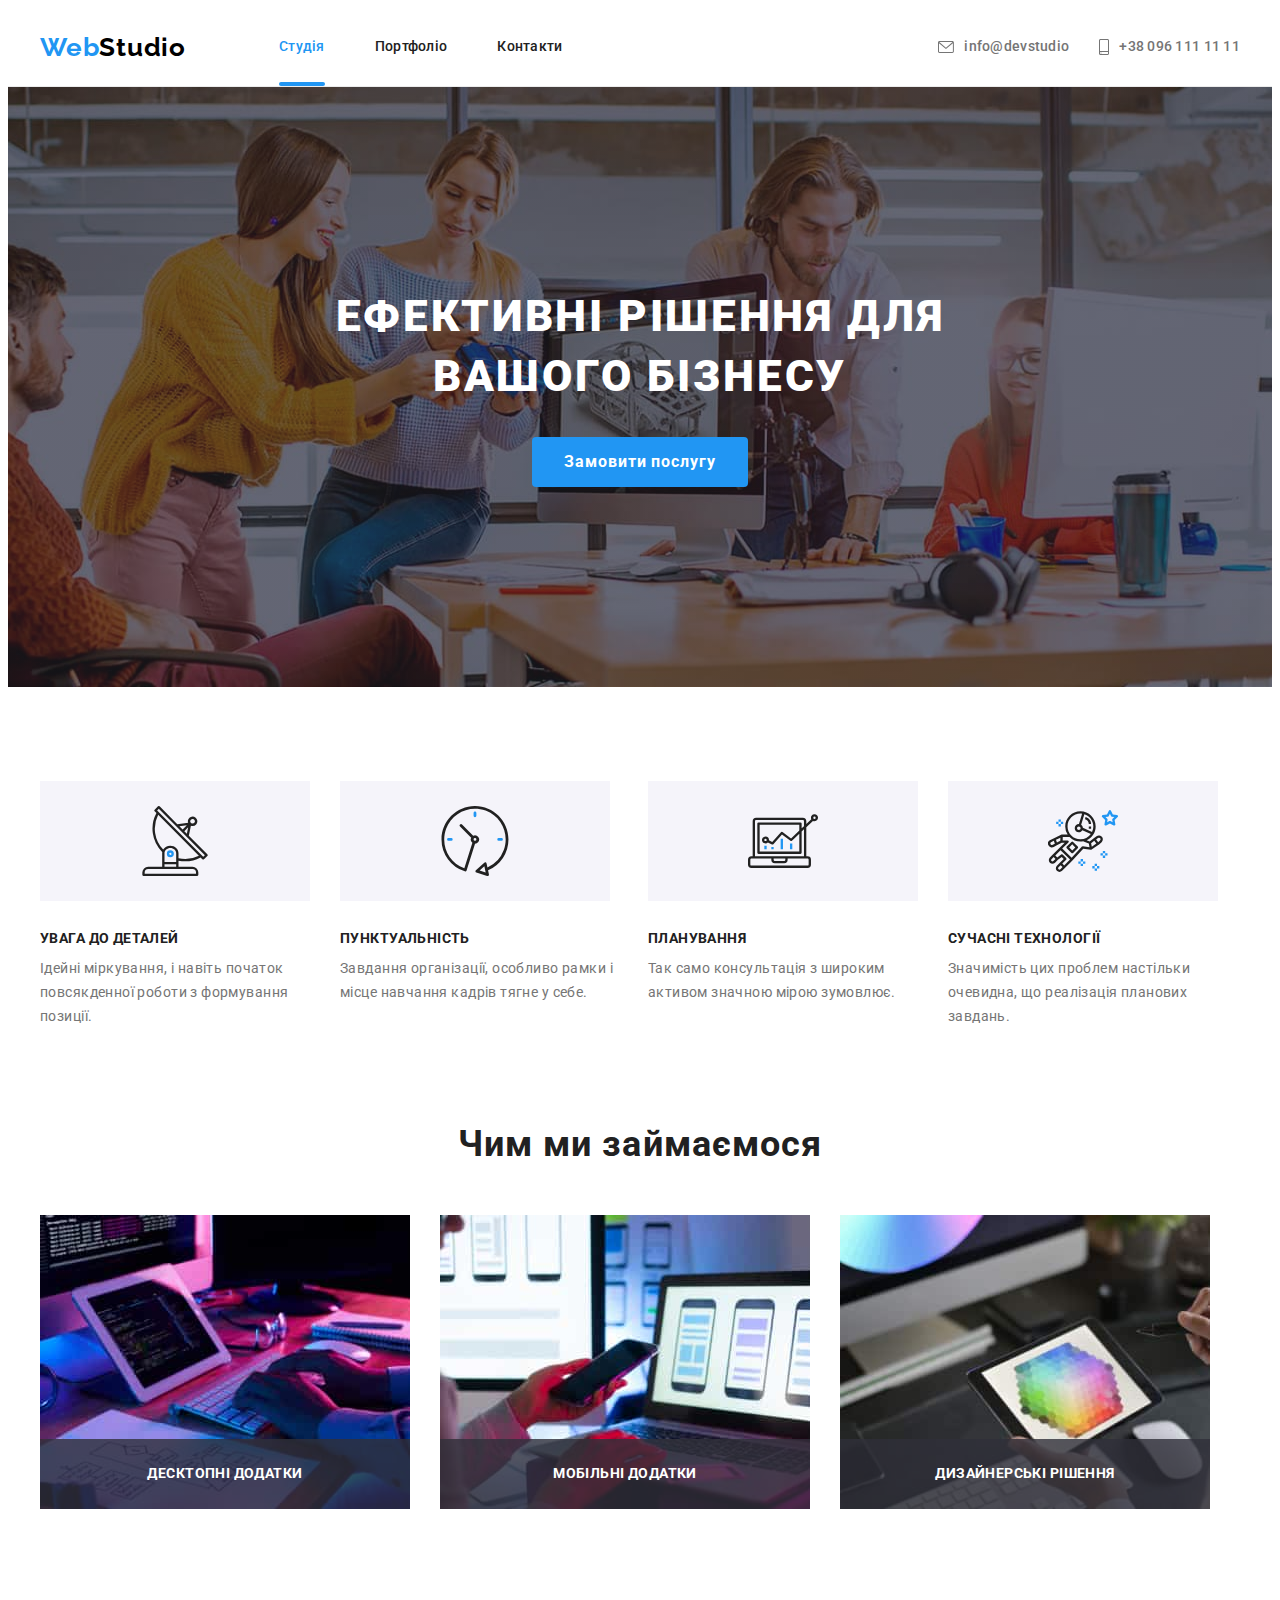
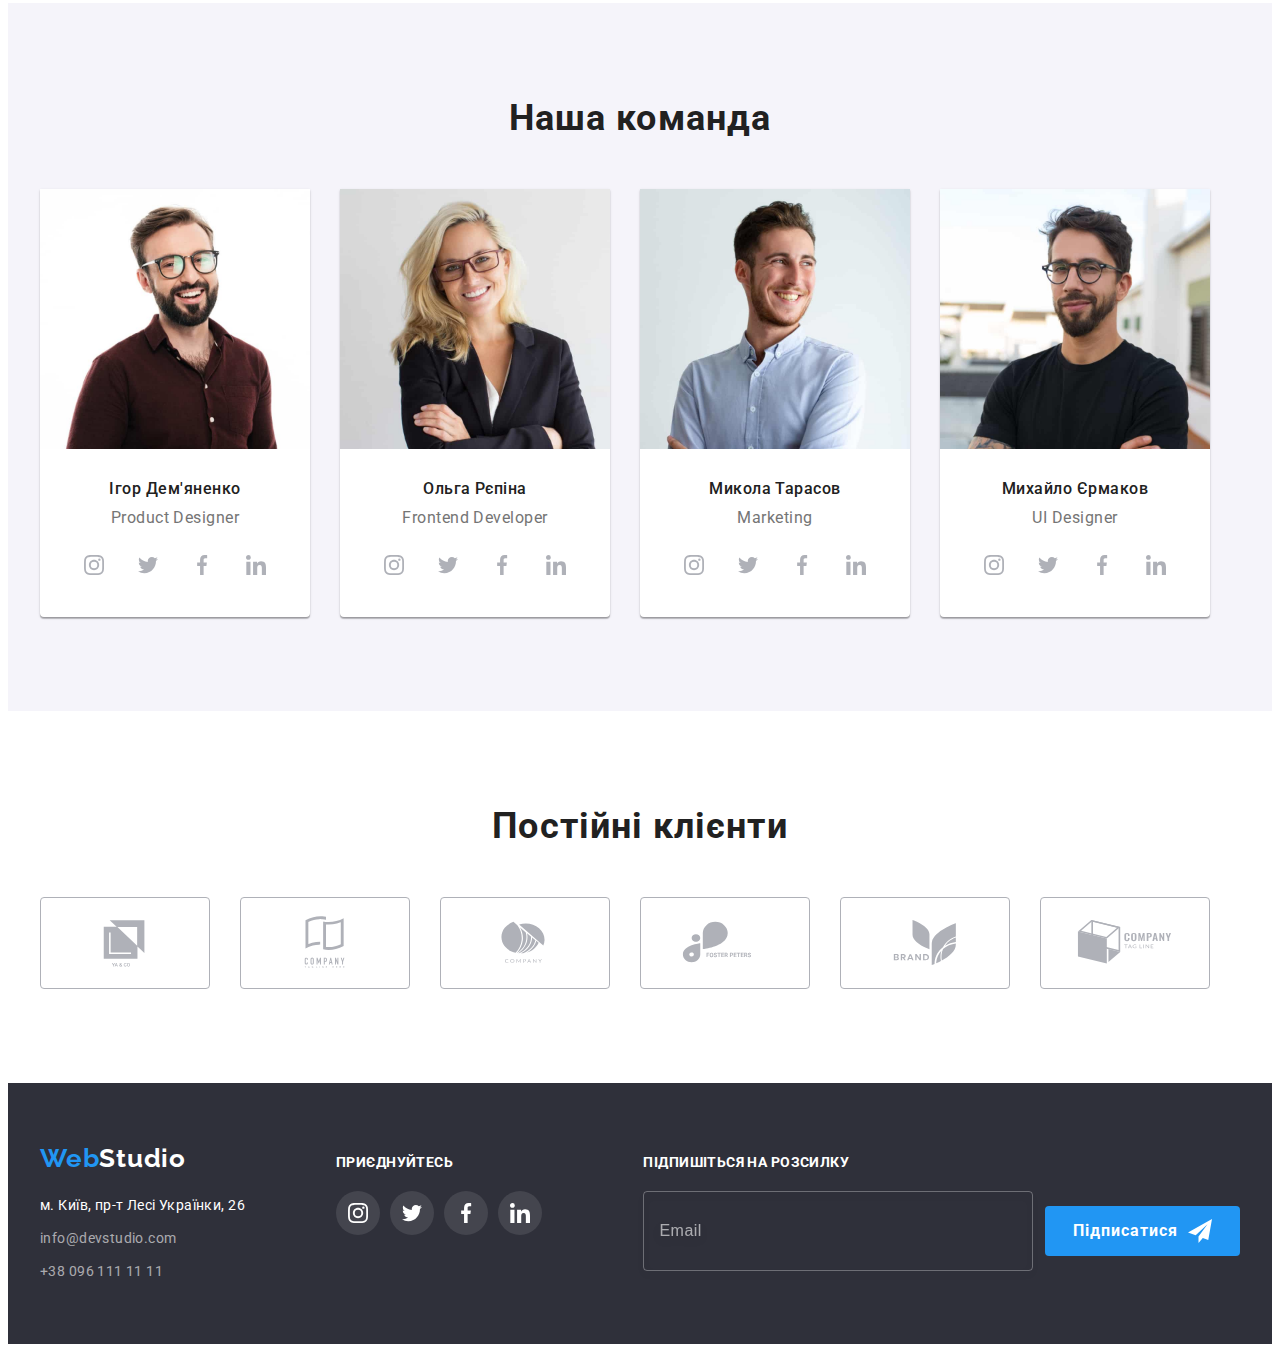
<file: index.html>
<!DOCTYPE html>
<html lang="uk">
  <head>
    <meta charset="utf-8" />
    <meta http-equiv="x-ua-Compatible" content="ie=edge" />
    <meta name="viewport" content="width=device-width, initial-scale=1.0" />
    <title>Студія</title>
    <link rel="preconnect" href="https://fonts.googleapis.com" />
    <link rel="preconnect" href="https://fonts.gstatic.com" crossorigin />
    <link
      href="https://fonts.googleapis.com/css2?family=Raleway:wght@700&family=Roboto:wght@400;500;700;900&display=swap"
      rel="stylesheet"
    />
    <link
      rel="stylesheet"
      href="https://cdnjs.cloudflare.com/ajax/libs/modern-normalize/1.1.0/modern-normalize.min.css"
      integrity="sha512-wpPYUAdjBVSE4KJnH1VR1HeZfpl1ub8YT/NKx4PuQ5NmX2tKuGu6U/JRp5y+Y8XG2tV+wKQpNHVUX03MfMFn9Q=="
      crossorigin="anonymous"
      referrerpolicy="no-referrer"
    />
    <link rel="stylesheet" href="./css/main.min.css" />
  </head>

  <body>
    <!-- Шапка -->
    <header class="header">
      <div class="container header__container">
        <a href="./index.html" class="logo"><span class="logo--accent">Web</span>Studio</a>

        <nav class="navigation">
          <ul class="navigation__list list">
            <li class="navigation__item">
              <a href="/" class="navigation__link navigation__link--current">Студія</a>
            </li>
            <li class="navigation__item">
              <a href="./portfolio.html" class="navigation__link">Портфоліо</a>
            </li>
            <li class="navigation__item"><a href="" class="navigation__link">Контакти</a></li>
          </ul>
        </nav>
        <ul class="contact__list list">
          <li class="contact__item">
            <a
              href="mailto:info@devstudio.com"
              class="contact__link link"
              aria-label="Пошта іконка"
            >
              <svg width="16" height="12" class="contact__icon">
                <use href="./images/icons.svg#envelope"></use>
              </svg>
              info@devstudio
            </a>
          </li>
          <li class="contact__item">
            <a href="tel:+380961111111" class="contact__link link" aria-label="Телефон іконка">
              <svg width="10" height="16" class="contact__icon">
                <use href="./images/icons.svg#smartphone"></use>
              </svg>
              +38 096 111 11 11
            </a>
          </li>
        </ul>
      </div>
    </header>

    <!-- Основна частина -->
    <main>
      <!-- Hero -->
      <section class="hero">
        <div class="container hero__container">
          <h1 class="hero__heading">Ефективні рішення для<br />вашого бізнесу</h1>
          <button
            type="button"
            class="hero__btn btn--blue"
            aria-label="Замовити послугу"
            data-modal-open
          >
            Замовити послугу
          </button>
        </div>
      </section>

      <!-- Особливості -->
      <section class="features section">
        <div class="container features__container">
          <h2 class="visually-hidden features__heading">Особливості</h2>
          <ul class="features__list list">
            <li class="features__item">
              <div class="features__thumb">
                <svg width="70" height="70" class="features__icon">
                  <use href="./images/icons.svg#antenna"></use>
                </svg>
              </div>
              <h3 class="features__title">УВАГА ДО ДЕТАЛЕЙ</h3>
              <p class="features__text">
                Ідейні міркування, і навіть початок повсякденної роботи з формування позиції.
              </p>
            </li>
            <li class="featurs__item">
              <div class="features__thumb">
                <svg width="70" height="70" class="features__icon">
                  <use href="./images/icons.svg#clock"></use>
                </svg>
              </div>
              <h3 class="features__title">ПУНКТУАЛЬНІСТЬ</h3>
              <p class="features__text">
                Завдання організації, особливо рамки і місце навчання кадрів тягне у себе.
              </p>
            </li>
            <li class="features-item">
              <div class="features__thumb">
                <svg width="70" height="70" class="features__icon">
                  <use href="./images/icons.svg#diagram"></use>
                </svg>
              </div>
              <h3 class="features__title">ПЛАНУВАННЯ</h3>
              <p class="features__text">
                Так само консультація з широким активом значною мірою зумовлює.
              </p>
            </li>
            <li class="features-item">
              <div class="features__thumb">
                <svg width="70" height="70" class="feature__icon">
                  <use href="./images/icons.svg#astronaut"></use>
                </svg>
              </div>
              <h3 class="features__title">СУЧАСНІ ТЕХНОЛОГІЇ</h3>
              <p class="features__text">
                Значимість цих проблем настільки очевидна, що реалізація планових завдань.
              </p>
            </li>
          </ul>
        </div>
      </section>

      <!-- Чим ми займаємося -->
      <section class="occupation occupation--no-padding section">
        <div class="container occupation__container">
          <h2 class="occupation__heading">Чим ми займаємося</h2>
          <ul class="occupation__list list">
            <li class="occupation__item">
              <div class="occupation__thumb">
                <img
                  src="./images/programming.jpg"
                  alt="Програмування"
                  width="370"
                  height="294"
                  class="occupation__img"
                />
                <h3 class="occupation__title">Десктопні додатки</h3>
              </div>
            </li>
            <li class="occupation__item">
              <div class="occupation__thumb">
                <img
                  src="./images/marketing.jpg"
                  alt="Маркетинг"
                  width="370"
                  height="294"
                  class="occupation__img"
                />
                <h3 class="occupation__title">Мобільні додатки</h3>
              </div>
            </li>
            <li class="occupation__item">
              <div class="occupation__thumb">
                <img
                  src="./images/web_design.jpg"
                  alt="Веб-дизайн"
                  width="370"
                  height="294"
                  class="occupation__img"
                />
                <h3 class="occupation__title">Дизайнерські рішення</h3>
              </div>
            </li>
          </ul>
        </div>
      </section>

      <!-- Наша команда -->
      <section class="team section">
        <div class="container team__container">
          <h2 class="team__heading">Наша команда</h2>
          <ul class="team__list list">
            <li class="team__item">
              <img src="./images/team_1.jpg" alt="Ігор Дем'яненко" width="270" height="260" />
              <div class="team__content">
                <h3 class="team__title">Ігор Дем'яненко</h3>
                <p class="team__text">Product Designer</p>
                <ul class="team__social-list list">
                  <li class="team__social-item">
                    <a href="" aria-label="Instagram" class="team__social-link">
                      <svg width="20" height="20" class="team__social-icon">
                        <use href="./images/icons.svg#instagram"></use>
                      </svg>
                    </a>
                  </li>
                  <li class="team__social-item">
                    <a href="" aria-label="Twitter" class="team__social-link"
                      ><svg width="20" height="20" class="team__social-icon">
                        <use href="./images/icons.svg#twitter"></use>
                      </svg>
                    </a>
                  </li>
                  <li class="team__social-item">
                    <a href="" aria-label="Facebook" class="team__social-link"
                      ><svg width="20" height="20" class="team__social-icon">
                        <use href="./images/icons.svg#facebook"></use>
                      </svg>
                    </a>
                  </li>
                  <li class="team__social-item">
                    <a href="" aria-label="Linkedin" class="team__social-link"
                      ><svg width="20" height="20" class="team__social-icon">
                        <use href="./images/icons.svg#linkedin"></use>
                      </svg>
                    </a>
                  </li>
                </ul>
              </div>
            </li>
            <li class="team__item">
              <img src="./images/team_2.jpg" alt="Ольга Рєпіна" width="270" height="260" />
              <div class="team__content">
                <h3 class="team__title">Ольга Рєпіна</h3>
                <p class="team__text" lang="en">Frontend Developer</p>
                <ul class="team__social-list list">
                  <li class="team__social-item">
                    <a href="" aria-label="Instagram" class="team__social-link">
                      <svg width="20" height="20" class="team__social-icon">
                        <use href="./images/icons.svg#instagram"></use>
                      </svg>
                    </a>
                  </li>
                  <li class="team__social-item">
                    <a href="" aria-label="Twitter" class="team__social-link"
                      ><svg width="20" height="20" class="team__social-icon">
                        <use href="./images/icons.svg#twitter"></use>
                      </svg>
                    </a>
                  </li>
                  <li class="team__social-item">
                    <a href="" aria-label="Facebook" class="team__social-link"
                      ><svg width="20" height="20" class="team__social-icon">
                        <use href="./images/icons.svg#facebook"></use>
                      </svg>
                    </a>
                  </li>
                  <li class="team__social-item">
                    <a href="" aria-label="Linkedin" class="team__social-link"
                      ><svg width="20" height="20" class="team__social-icon">
                        <use href="./images/icons.svg#linkedin"></use>
                      </svg>
                    </a>
                  </li>
                </ul>
              </div>
            </li>
            <li class="team__item">
              <img src="./images/team_3.jpg" alt="Микола Тарасов" width="270" height="260" />
              <div class="team__content">
                <h3 class="team__title">Микола Тарасов</h3>
                <p class="team__text" lang="en">Marketing</p>
                <ul class="team__social-list list">
                  <li class="team__social-item">
                    <a href="" aria-label="Instagram" class="team__social-link">
                      <svg width="20" height="20" class="team__social-icon">
                        <use href="./images/icons.svg#instagram"></use>
                      </svg>
                    </a>
                  </li>
                  <li class="team__social-item">
                    <a href="" aria-label="Twitter" class="team__social-link"
                      ><svg width="20" height="20" class="team__social-icon">
                        <use href="./images/icons.svg#twitter"></use>
                      </svg>
                    </a>
                  </li>
                  <li class="team__social-item">
                    <a href="" aria-label="Facebook" class="team__social-link"
                      ><svg width="20" height="20" class="team__social-icon">
                        <use href="./images/icons.svg#facebook"></use>
                      </svg>
                    </a>
                  </li>
                  <li class="team__social-item">
                    <a href="" aria-label="Linkedin" class="team__social-link"
                      ><svg width="20" height="20" class="team__social-icon">
                        <use href="./images/icons.svg#linkedin"></use>
                      </svg>
                    </a>
                  </li>
                </ul>
              </div>
            </li>
            <li class="team__item">
              <img src="./images/team_4.jpg" alt="Михайло Єрмаков" width="270" height="260" />
              <div class="team__content">
                <h3 class="team__title">Михайло Єрмаков</h3>
                <p class="team__text" lang="en">UI Designer</p>
                <ul class="team__social-list list">
                  <li class="team__social-item">
                    <a href="" aria-label="Instagram" class="team__social-link">
                      <svg width="20" height="20" class="team__social-icon">
                        <use href="./images/icons.svg#instagram"></use>
                      </svg>
                    </a>
                  </li>
                  <li class="team__social-item">
                    <a href="" aria-label="Twitter" class="team__social-link"
                      ><svg width="20" height="20" class="team__social-icon">
                        <use href="./images/icons.svg#twitter"></use>
                      </svg>
                    </a>
                  </li>
                  <li class="team__social-item">
                    <a href="" aria-label="Facebook" class="team__social-link"
                      ><svg width="20" height="20" class="team__social-icon">
                        <use href="./images/icons.svg#facebook"></use>
                      </svg>
                    </a>
                  </li>
                  <li class="team__social-item">
                    <a href="" aria-label="Linkedin" class="team__social-link"
                      ><svg width="20" height="20" class="team__social-icon">
                        <use href="./images/icons.svg#linkedin"></use>
                      </svg>
                    </a>
                  </li>
                </ul>
              </div>
            </li>
          </ul>
        </div>
      </section>

      <!-- Постійні клієнти -->

      <section class="section clients">
        <div class="container clients__container">
          <h2 class="clients__heading">Постійні клієнти</h2>
          <ul class="list clients__list">
            <li class="clients__item">
              <a href="" aria-label="Логотип компанії іконка" class="clients__link">
                <svg width="106" height="60" class="clients__icon">
                  <use href="./images/icons.svg#logo_1"></use>
                </svg>
              </a>
            </li>
            <li class="clients__item">
              <a href="" aria-label="Логотип компанії іконка" class="clients__link">
                <svg width="106" height="60" class="clients__icon">
                  <use href="./images/icons.svg#logo_2"></use>
                </svg>
              </a>
            </li>
            <li class="clients__item">
              <a href="" aria-label="Логотип компанії іконка" class="clients__link">
                <svg width="106" height="60" class="clients__icon">
                  <use href="./images/icons.svg#logo_3"></use>
                </svg>
              </a>
            </li>
            <li class="clients__item">
              <a href="" aria-label="Логотип компанії іконка" class="clients__link">
                <svg width="106" height="60" class="clients__icon">
                  <use href="./images/icons.svg#logo_4"></use>
                </svg>
              </a>
            </li>
            <li class="clients__item">
              <a href="" aria-label="Логотип компанії іконка" class="clients__link">
                <svg width="106" height="60" class="clients__icon">
                  <use href="./images/icons.svg#logo_5"></use>
                </svg>
              </a>
            </li>
            <li class="clients__item">
              <a href="" aria-label="Логотип компанії іконка" class="clients__link">
                <svg width="106" height="60" class="clients__icon">
                  <use href="./images/icons.svg#logo_6"></use>
                </svg>
              </a>
            </li>
          </ul>
        </div>
      </section>
    </main>

    <!-- Підвал-->
    <footer class="footer">
      <div class="container footer__container">
        <!-- Контакти -->
        <div class="footer__block footer__block--margin-rg">
          <a href="./index.html" class="logo footer__logo"
            ><span class="logo--accent">Web</span>Studio</a
          >
          <address class="address">
            <p class="address__text">м. Київ, пр-т Лесі Українки, 26</p>
            <ul class="address__list list">
              <li class="address__item">
                <a href="mailto:info@devstudio.com" class="address__link link"
                  >info@devstudio.com</a
                >
              </li>
              <li class="address__item">
                <a href="tel:+380961111111" class="address__link link">+38 096 111 11 11</a>
              </li>
            </ul>
          </address>
        </div>

        <!-- Соціальні мережі -->
        <div class="footer__block">
          <p class="footer__text">приєднуйтесь</p>
          <ul class="footer__social-list list">
            <li class="footer__social-item">
              <a href="" aria-label="Instagram" class="footer__social-link">
                <svg width="20" height="20" class="footer__social-icon">
                  <use href="./images/icons.svg#instagram"></use>
                </svg>
              </a>
            </li>
            <li class="footer__social-item">
              <a href="" aria-label="Twitter" class="footer__social-link"
                ><svg width="20" height="20" class="footer__social-icon">
                  <use href="./images/icons.svg#twitter"></use>
                </svg>
              </a>
            </li>
            <li class="footer__social-item">
              <a href="" aria-label="Facebook" class="footer__social-link"
                ><svg width="20" height="20" class="footer__social-icon">
                  <use href="./images/icons.svg#facebook"></use>
                </svg>
              </a>
            </li>
            <li class="footer__social-item">
              <a href="" aria-label="Linkedin" class="footer__social-link"
                ><svg width="20" height="20" class="footer__social-icon">
                  <use href="./images/icons.svg#linkedin"></use>
                </svg>
              </a>
            </li>
          </ul>
        </div>

        <!-- Форма підписки -->
        <div class="footer__block footer__block--ml">
          <p class="footer__text">Підпишіться на розсилку</p>
          <form name="mailing-form" class="mailing-form">
            <label for="email-mailing-form" class="mailing-form__label visually-hidden"
              >Email</label
            >
            <input
              class="mailing-form__input"
              type="email"
              name="email-mailing-form"
              placeholder="Email"
              id="email-mailing-form"
            />
            <button type="submit" class="mailing-form__btn">
              <span class="mailing-form__btn--margin-rg">Підписатися</span>
              <svg class="mailing-form__icon" width="24" height="24">
                <use href="./images/icons.svg#subscription"></use>
              </svg>
            </button>
          </form>
        </div>
      </div>
    </footer>

    <!-- Модальна форма -->

    <div class="backdrop backdrop--is-hidden" data-modal>
      <div class="modal">
        <button
          type="button"
          class="modal__btn modal__btn--close"
          aria-label="Закрити"
          data-modal-close
        >
          <svg class="modal__icon" width="18" height="18">
            <use href="./images/icons.svg#close-btn"></use>
          </svg>
        </button>

        <!-- Форма -->
        <form name="order-form">
          <p class="order-form__text">Залиште свої дані, ми вам передзвонимо</p>
          <label class="order-form__label">
            <span class="order-form__name">Ім'я</span>
            <input type="text" name="username" autofocus required class="order-form__input" />
            <svg class="order-form__icon" width="18" height="18">
              <use href="./images/icons.svg#person-form"></use>
            </svg>
          </label>
          <label class="order-form__label">
            <span class="order-form__name">Телефон</span>
            <input type="tel" name="tel" required class="order-form__input" />
            <svg class="order-form__icon" width="18 " height="18">
              <use href="./images/icons.svg#phone-form"></use>
            </svg>
          </label>
          <label class="order-form__label">
            <span class="order-form__name">Пошта</span>
            <input type="email" name="email" required class="order-form__input" />
            <svg class="order-form__icon" width="18" height="18">
              <use href="./images/icons.svg#email-form"></use>
            </svg>
          </label>
          <label class="order-form__label order-form__label--mb">
            <span class="order-form__name">Коментар</span>
            <textarea
              name="comment"
              placeholder="Введіть текст"
              class="order-form__textarea"
            ></textarea>
          </label>
          <label class="order-form__check-label">
            <input type="checkbox" name="policy" value="agree" class="order-form__check-input" />
            <span class="order-form__check-text"
              >Погоджуюся з розсилкою та приймаю
              <a href="#" class="order-form__check-link">Умови договору</a></span
            >
          </label>

          <button type="submit" class="order-form__btn">Відправити</button>
        </form>
      </div>
    </div>

    <script src="./js/modal.js"></script>
  </body>
</html>
</file>
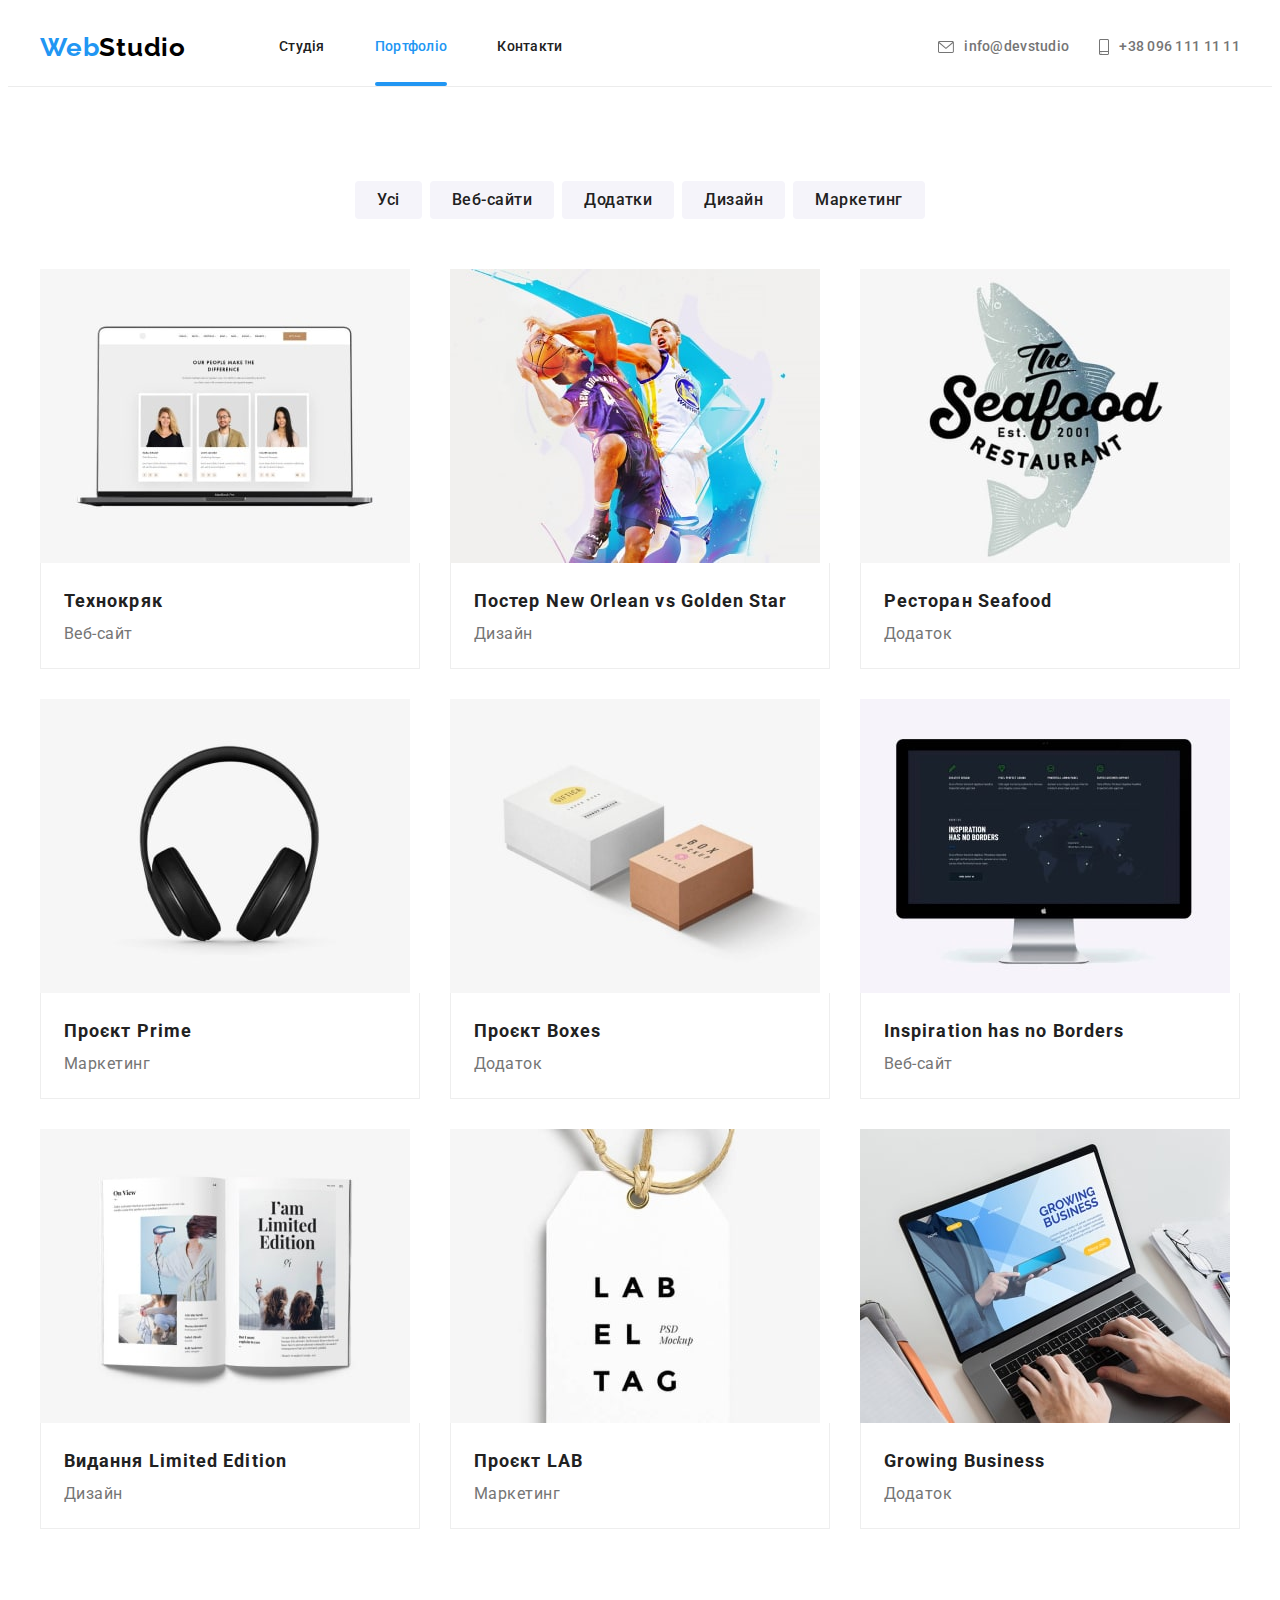
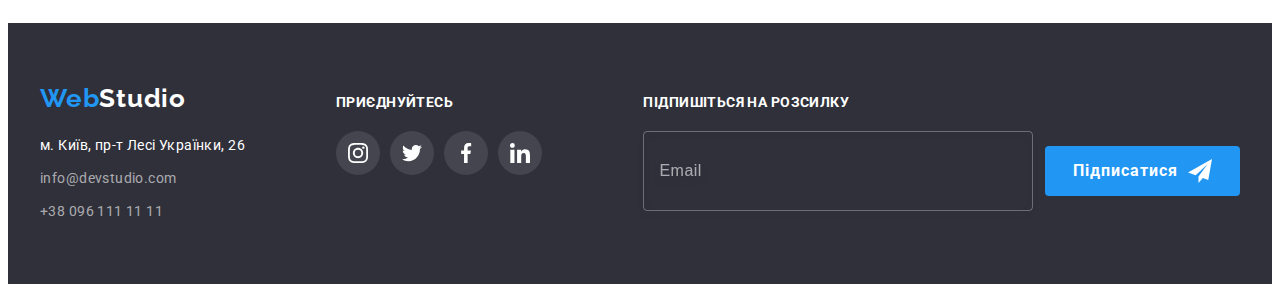
<file: portfolio.html>
<!DOCTYPE html>
<html lang="uk">
  <head>
    <meta charset="utf-8" />
    <meta http-equiv="x-ua-Compatible" content="ie=edge" />
    <meta name="viewport" content="width=device-width, initial-scale=1.0" />
    <title>Портфоліо</title>
    <link rel="preconnect" href="https://fonts.googleapis.com" />
    <link rel="preconnect" href="https://fonts.gstatic.com" crossorigin />
    <link
      href="https://fonts.googleapis.com/css2?family=Raleway:wght@700&family=Roboto:wght@400;500;700;900&display=swap"
      rel="stylesheet"
    />
    <link
      rel="stylesheet"
      href="https://cdnjs.cloudflare.com/ajax/libs/modern-normalize/1.1.0/modern-normalize.min.css"
      integrity="sha512-wpPYUAdjBVSE4KJnH1VR1HeZfpl1ub8YT/NKx4PuQ5NmX2tKuGu6U/JRp5y+Y8XG2tV+wKQpNHVUX03MfMFn9Q=="
      crossorigin="anonymous"
      referrerpolicy="no-referrer"
    />
    <link rel="stylesheet" href="./css/main.min.css" />
  </head>

  <body>
    <!-- Шапка -->
    <header class="header">
      <div class="container header__container">
        <a href="./index.html" class="logo"><span class="logo--accent">Web</span>Studio</a>

        <nav class="navigation">
          <ul class="navigation__list list">
            <li class="navigation__item">
              <a href="./index.html" class="navigation__link">Студія</a>
            </li>
            <li class="navigation__item">
              <a href="./portfolio.html" class="navigation__link navigation__link--current"
                >Портфоліо</a
              >
            </li>
            <li class="navigation__item"><a href="" class="navigation__link">Контакти</a></li>
          </ul>
        </nav>
        <ul class="contact__list list">
          <li class="contact__item">
            <a
              href="mailto:info@devstudio.com"
              class="contact__link link"
              aria-label="Пошта іконка"
            >
              <svg width="16" height="12" class="contact__icon">
                <use href="./images/icons.svg#envelope"></use>
              </svg>
              info@devstudio
            </a>
          </li>
          <li class="contact__item">
            <a href="tel:+380961111111" class="contact__link link" aria-label="Телефон іконка">
              <svg width="10" height="16" class="contact__icon">
                <use href="./images/icons.svg#smartphone"></use>
              </svg>
              +38 096 111 11 11
            </a>
          </li>
        </ul>
      </div>
    </header>

    <!-- Основна частина -->
    <main>
      <!-- Проєкти' -->
      <section class="section projects">
        <div class="container projects__container">
          <h1 class="heading projects__heading visually-hidden">Продукція WebStudio</h1>
          <ul class="filter__list list">
            <li class="filter__item">
              <button type="button" class="filter__btn">Усі</button>
            </li>
            <li class="filter__item">
              <button type="button" class="filter__btn">Веб-сайти</button>
            </li>
            <li class="filter__item">
              <button type="button" class="filter__btn">Додатки</button>
            </li>
            <li class="filter__item">
              <button type="button" class="filter__btn">Дизайн</button>
            </li>
            <li class="filter__item">
              <button type="button" class="filter__btn">Маркетинг</button>
            </li>
          </ul>
          <ul class="card-set list">
            <li class="card-set__item">
              <a href="" class="card-set__link">
                <div class="card-set__thumb">
                  <img src="./images/project_1.jpg" alt="Проєкт № 1" width="370" />
                  <div class="card-set__overlay">
                    <p class="card-set__description">
                      Ресурс пропонує комплексні пропозиції з різним рівнем функціоналу та сервісів.
                      Все це дозволить відвідувачу отримати вичерпні відомості про компанію чи
                      приватну особу.
                    </p>
                  </div>
                </div>
                <div class="card-set__wrapper">
                  <h2 class="card-set__title">Технокряк</h2>
                  <p class="card-set__text">Веб-сайт</p>
                </div>
              </a>
            </li>
            <li class="card-set__item">
              <a href="" class="card-set__link">
                <div class="card-set__thumb">
                  <img src="./images/project_2.jpg" alt="Проєкт № 2" width="370" />
                  <div class="card-set__overlay">
                    <p class="card-set__description">
                      Ресурс пропонує комплексні пропозиції з різним рівнем функціоналу та сервісів.
                      Все це дозволить відвідувачу отримати вичерпні відомості про компанію чи
                      приватну особу.
                    </p>
                  </div>
                </div>
                <div class="card-set__wrapper">
                  <h2 class="card-set__title">Постер New Orlean vs Golden Star</h2>
                  <p class="card-set__text">Дизайн</p>
                </div>
              </a>
            </li>
            <li class="card-set__item">
              <a href="" class="card-set__link">
                <div class="card-set__thumb">
                  <img src="./images/project_3.jpg" alt="Проєкт № 3" width="370" />
                  <div class="card-set__overlay">
                    <p class="card-set__description">
                      Ресурс пропонує комплексні пропозиції з різним рівнем функціоналу та сервісів.
                      Все це дозволить відвідувачу отримати вичерпні відомості про компанію чи
                      приватну особу.
                    </p>
                  </div>
                </div>
                <div class="card-set__wrapper">
                  <h2 class="card-set__title">Ресторан Seafood</h2>
                  <p class="card-set__text">Додаток</p>
                </div>
              </a>
            </li>
            <li class="card-set__item">
              <a href="" class="card-set__link">
                <div class="card-set__thumb">
                  <img src="./images/project_4.jpg" alt="Проєкт № 4" width="370" />
                  <div class="card-set__overlay">
                    <p class="card-set__description">
                      Ресурс пропонує комплексні пропозиції з різним рівнем функціоналу та сервісів.
                      Все це дозволить відвідувачу отримати вичерпні відомості про компанію чи
                      приватну особу.
                    </p>
                  </div>
                </div>
                <div class="card-set__wrapper">
                  <h2 class="card-set__title">Проєкт Prime</h2>
                  <p class="card-set__text">Маркетинг</p>
                </div>
              </a>
            </li>
            <li class="card-set__item">
              <a href="" class="card-set__link">
                <div class="card-set__thumb">
                  <img src="./images/project_5.jpg" alt="Проєкт № 5" width="370" />
                  <div class="card-set__overlay">
                    <p class="card-set__description">
                      Ресурс пропонує комплексні пропозиції з різним рівнем функціоналу та сервісів.
                      Все це дозволить відвідувачу отримати вичерпні відомості про компанію чи
                      приватну особу.
                    </p>
                  </div>
                </div>
                <div class="card-set__wrapper">
                  <h2 class="card-set__title">Проєкт Boxes</h2>
                  <p class="card-set__text">Додаток</p>
                </div>
              </a>
            </li>
            <li class="card-set__item">
              <a href="" class="card-set__link">
                <div class="card-set__thumb">
                  <img src="./images/project_6.jpg" alt="Проєкт № 6" width="370" />
                  <div class="card-set__overlay">
                    <p class="card-set__description">
                      Ресурс пропонує комплексні пропозиції з різним рівнем функціоналу та сервісів.
                      Все це дозволить відвідувачу отримати вичерпні відомості про компанію чи
                      приватну особу.
                    </p>
                  </div>
                </div>
                <div class="card-set__wrapper">
                  <h2 class="card-set__title">Inspiration has no Borders</h2>
                  <p class="card-set__text">Веб-сайт</p>
                </div>
              </a>
            </li>
            <li class="card-set__item">
              <a href="" class="card-set__link">
                <div class="card-set__thumb">
                  <img src="./images/project_7.jpg" alt="Проєкт № 7" width="370" />
                  <div class="card-set__overlay">
                    <p class="card-set__description">
                      Ресурс пропонує комплексні пропозиції з різним рівнем функціоналу та сервісів.
                      Все це дозволить відвідувачу отримати вичерпні відомості про компанію чи
                      приватну особу.
                    </p>
                  </div>
                </div>
                <div class="card-set__wrapper">
                  <h2 class="card-set__title">Видання Limited Edition</h2>
                  <p class="card-set__text">Дизайн</p>
                </div>
              </a>
            </li>
            <li class="card-set__item">
              <a href="" class="card-set__link">
                <div class="card-set__thumb">
                  <img src="./images/project_8.jpg" alt="Проєкт № 8" width="370" />
                  <div class="card-set__overlay">
                    <p class="card-set__description">
                      Ресурс пропонує комплексні пропозиції з різним рівнем функціоналу та сервісів.
                      Все це дозволить відвідувачу отримати вичерпні відомості про компанію чи
                      приватну особу.
                    </p>
                  </div>
                </div>
                <div class="card-set__wrapper">
                  <h2 class="card-set__title">Проєкт LAB</h2>
                  <p class="card-set__text">Маркетинг</p>
                </div>
              </a>
            </li>
            <li class="card-set__item">
              <a href="" class="card-set__link">
                <div class="card-set__thumb">
                  <img src="./images/project_9.jpg" alt="Проєкт № 9" width="370" />
                  <div class="card-set__overlay">
                    <p class="card-set__description">
                      Ресурс пропонує комплексні пропозиції з різним рівнем функціоналу та сервісів.
                      Все це дозволить відвідувачу отримати вичерпні відомості про компанію чи
                      приватну особу.
                    </p>
                  </div>
                </div>
                <div class="card-set__wrapper">
                  <h2 class="card-set__title">Growing Business</h2>
                  <p class="card-set__text">Додаток</p>
                </div>
              </a>
            </li>
          </ul>
        </div>
      </section>
    </main>

    <!-- Підвал-->
    <footer class="footer">
      <div class="container footer__container">
        <!-- Контакти -->
        <div class="footer__block footer__block--margin-rg">
          <a href="./index.html" class="logo footer__logo"
            ><span class="logo--accent">Web</span>Studio</a
          >
          <address class="address">
            <p class="address__text">м. Київ, пр-т Лесі Українки, 26</p>
            <ul class="address__list list">
              <li class="address__item">
                <a href="mailto:info@devstudio.com" class="address__link link"
                  >info@devstudio.com</a
                >
              </li>
              <li class="address__item">
                <a href="tel:+380961111111" class="address__link link">+38 096 111 11 11</a>
              </li>
            </ul>
          </address>
        </div>

        <!-- Соціальні мережі -->
        <div class="footer__block">
          <p class="footer__text">приєднуйтесь</p>
          <ul class="footer__social-list list">
            <li class="footer__social-item">
              <a href="" aria-label="Instagram" class="footer__social-link">
                <svg width="20" height="20" class="footer__social-icon">
                  <use href="./images/icons.svg#instagram"></use>
                </svg>
              </a>
            </li>
            <li class="footer__social-item">
              <a href="" aria-label="Twitter" class="footer__social-link"
                ><svg width="20" height="20" class="footer__social-icon">
                  <use href="./images/icons.svg#twitter"></use>
                </svg>
              </a>
            </li>
            <li class="footer__social-item">
              <a href="" aria-label="Facebook" class="footer__social-link"
                ><svg width="20" height="20" class="footer__social-icon">
                  <use href="./images/icons.svg#facebook"></use>
                </svg>
              </a>
            </li>
            <li class="footer__social-item">
              <a href="" aria-label="Linkedin" class="footer__social-link"
                ><svg width="20" height="20" class="footer__social-icon">
                  <use href="./images/icons.svg#linkedin"></use>
                </svg>
              </a>
            </li>
          </ul>
        </div>

        <!-- Форма підписки -->
        <div class="footer__block footer__block--ml">
          <p class="footer__text">Підпишіться на розсилку</p>
          <form name="mailing-form" class="mailing-form">
            <label for="email-mailing-form" class="mailing-form__label visually-hidden"
              >Email</label
            >
            <input
              class="mailing-form__input"
              type="email"
              name="email-mailing-form"
              placeholder="Email"
              id="email-mailing-form"
            />
            <button type="submit" class="mailing-form__btn">
              <span class="mailing-form__btn--margin-rg">Підписатися</span>
              <svg class="mailing-form__icon" width="24" height="24">
                <use href="./images/icons.svg#subscription"></use>
              </svg>
            </button>
          </form>
        </div>
      </div>
    </footer>
  </body>
</html>
</file>
<file: css/main.min.css>
:root{--font-primary: "Roboto", sans-serif;--font-secondary: "Raleway", sans-serif;--color-accent-primary: #2196f3;--color-accent-secondary: #188ce8;--color-bg-primary: #ffffff;--color-bg-secondary: #f5f4fa;--color-bg-tretiary: #2f303a;--color-backdrop: rgba(0, 0, 0, 0.2);--color-bg-hero: rgba(47, 48, 58, 0.4);--color-bg-overlay-primary: rgba(33, 150, 243, 0.9);--color-bg-overlay-secondary: rgba(47, 48, 58, 0.8);--color-text-primary: #212121;--color-text-secondary: #ffffff;--color-text-treriary: #757575;--color-text-footer-contacts: rgba(255, 255, 255, 0.6);--color-icon-fill-primary: #afb1b8;--color-icon-fill-secondary: #ffffff;--color-icon-footer-bg: rgba(255, 255, 255, 0.1);--color-icon-dark: #000000;--color-border-icon: #eeeeee;--color-border-icon-close: rgba(0, 0, 0, 0.1);--color-border-subscribe-input: rgba(255, 255, 255, 0.3);--color-border-modal-input: rgba(33, 33, 33, 0.2);--color-border-header: #ececec;--color-border-card: #eeeeee;--color-shadow-primary: rgba(0, 0, 0, 0.15);--color-shadow-secondary: rgba(47, 48, 58, 0.8);--color-shadow-team-card-one: rgba(0, 0, 0, 0.12);--color-shadow-team-card-two: rgba(0, 0, 0, 0.14);--color-shadow-team-card-three: rgba(0, 0, 0, 0.2);--color-shadow-card-one: rgba(0, 0, 0, 0.12);--color-shadow-card-two: rgba(0, 0, 0, 0.06);--color-shadow-card-three: rgba(0, 0, 0, 0.16);--color-shadow-filter-one: rgba(0, 0, 0, 0.1);--color-shadow-filter-two: rgba(0, 0, 0, 0.08);--color-shadow-filter-three: rgba(0, 0, 0, 0.12);--gap-projects-list: 30px;--number-items: 3;--timing-function: cubic-bezier(0.4, 0, 0.2, 1)}.visually-hidden{position:absolute;white-space:nowrap;width:1px;height:1px;overflow:hidden;border:0;padding:0;clip:rect(0 0 0 0);-webkit-clip-path:inset(50%);clip-path:inset(50%);margin:-1px}.card-set__link,.address__link,.contact__link,.navigation__link,.logo{color:currentColor;text-decoration:none}.order-form__btn,.mailing-form__btn,.hero__btn{padding-top:10px;padding-bottom:10px;font-family:var(--font-primary);font-weight:700;font-size:16px;line-height:1.88;letter-spacing:.06em;background-color:var(--color-accent-primary);color:var(--color-text-secondary);border:none;border-radius:4px;cursor:pointer}.clients__heading,.team__heading,.occupation__heading{margin-bottom:50px;font-weight:700;font-size:36px;line-height:1.17;letter-spacing:.03em;text-align:center;color:var(--color-text-primary)}body{font-family:var(--font-primary);font-style:normal;background-color:var(-color-bg-primary);color:var(--color-text-primary)}h1,h2,h3,p{margin-top:0;margin-bottom:0}.list{list-style:none}ul{margin-top:0;margin-bottom:0;padding-left:0}img{display:block;max-width:100%}.container{margin:0 auto;padding-left:15px;padding-right:15px;width:1200px}.section{padding:94px 0}.logo{display:block;font-family:var(--font-secondary);font-weight:700;font-size:26px;line-height:1.19;letter-spacing:.03em;text-decoration:none;color:var(--color-icon-dark)}.logo--accent{color:var(--color-accent-primary)}.header{border-bottom:1px solid var(--color-border-header)}.header__container{display:-webkit-box;display:-ms-flexbox;display:flex;-webkit-box-align:center;-ms-flex-align:center;align-items:center}.navigation__list{display:-webkit-box;display:-ms-flexbox;display:flex;-webkit-box-pack:center;-ms-flex-pack:center;justify-content:center;-webkit-box-align:center;-ms-flex-align:center;align-items:center;gap:50px;margin-left:93px;font-weight:500;font-size:14px;line-height:1.14;letter-spacing:.02em;color:var(--color-text-primary)}.navigation__link{display:block;padding-top:31px;padding-bottom:31px;-webkit-transition-property:color,false,false;transition-property:color,false,false;-webkit-transition-duration:250ms;transition-duration:250ms;-webkit-transition-timing-function:var(--timing-function);transition-timing-function:var(--timing-function)}.navigation__link:hover,.navigation__link:focus{color:var(--color-accent-primary)}.navigation__link--current{position:relative;color:var(--color-accent-primary)}.navigation__link--current::after{content:"";position:absolute;left:0;bottom:0;height:4px;width:100%;background:currentColor;border-radius:2px}.contact__list{display:-webkit-box;display:-ms-flexbox;display:flex;-webkit-box-align:center;-ms-flex-align:center;align-items:center;gap:30px;margin-left:auto;color:var(--color-text-treriary);font-weight:500;font-size:14px;line-height:1.14;letter-spacing:.02em}.contact__link{display:-webkit-box;display:-ms-flexbox;display:flex;-webkit-box-align:center;-ms-flex-align:center;align-items:center;gap:10px;position:relative;padding-top:31px;padding-bottom:31px;-webkit-transition-property:color,false,false;transition-property:color,false,false;-webkit-transition-duration:250ms;transition-duration:250ms;-webkit-transition-timing-function:var(--timing-function);transition-timing-function:var(--timing-function)}.contact__link:hover,.contact__link:focus{color:var(--color-accent-primary)}.contact__icon{fill:currentColor}.hero{margin:0 auto;padding-top:200px;padding-bottom:200px;max-width:1600px;text-align:center;background-image:-webkit-gradient(linear, left top, right top, from(var(--color-bg-hero)), to(var(--color-bg-hero))),url("./../images/hero.jpg");background-image:linear-gradient(to right, var(--color-bg-hero), var(--color-bg-hero)),url("./../images/hero.jpg");background-color:var(--color-bg-tretiary);background-size:cover;background-repeat:no-repeat;background-position:center}.hero__heading{margin-bottom:30px;font-weight:900;font-size:44px;line-height:1.36;letter-spacing:.06em;text-transform:uppercase;color:var(--color-text-secondary)}.hero__btn{padding-left:32px;padding-right:32px;-webkit-transition-property:background-color,false,false;transition-property:background-color,false,false;-webkit-transition-duration:250ms;transition-duration:250ms;-webkit-transition-timing-function:var(--timing-function);transition-timing-function:var(--timing-function)}.hero__btn:hover,.hero__btn:focus{background-color:var(--color-accent-secondary)}.features__list{display:-webkit-box;display:-ms-flexbox;display:flex;gap:30px}.features__item{-ms-flex-preferred-size:calc((100% - 90px)/4);flex-basis:calc((100% - 90px)/4)}.features__thumb{display:-webkit-box;display:-ms-flexbox;display:flex;-webkit-box-pack:center;-ms-flex-pack:center;justify-content:center;-webkit-box-align:center;-ms-flex-align:center;align-items:center;width:270px;height:120px;background-color:var(--color-bg-secondary);margin-bottom:30px}.features__title{margin-bottom:10px;font-weight:700;font-size:14px;line-height:1.14;letter-spacing:.03em;text-transform:uppercase}.features__text{font-weight:400;font-size:14px;line-height:1.71;letter-spacing:.03em;color:var(--color-text-treriary)}.occupation--no-padding{padding-top:0}.occupation__list{display:-webkit-box;display:-ms-flexbox;display:flex;gap:30px}.occupation__thumb{position:relative}.occupation__title{position:absolute;bottom:0;left:0;width:100%;padding:27px 0;font-weight:700;font-size:14px;line-height:1.14;letter-spacing:.03em;text-transform:uppercase;text-align:center;background-color:var(--color-bg-overlay-secondary);color:var(--color-text-secondary)}.team{background-color:var(--color-bg-secondary)}.team__list{display:-webkit-box;display:-ms-flexbox;display:flex;gap:30px}.team__item{text-align:center;background-color:var(--color-bg-primary);-webkit-box-shadow:0px 1px 3px var(--color-shadow-team-card-one),0px 1px 1px var(--color-shadow-team-card-two),0px 2px 1px var(--color-shadow-team-card-three);box-shadow:0px 1px 3px var(--color-shadow-team-card-one),0px 1px 1px var(--color-shadow-team-card-two),0px 2px 1px var(--color-shadow-team-card-three);border-radius:0px 0px 4px 4px}.team__content{padding:30px 32px}.team__title{margin-bottom:10px;font-weight:500;font-size:16px;line-height:1.19;letter-spacing:.03em}.team__text{margin-bottom:16px;font-weight:400;font-size:16px;line-height:1.19;letter-spacing:.03em;color:var(--color-text-treriary)}.team__social-list{display:-webkit-box;display:-ms-flexbox;display:flex;-webkit-box-pack:center;-ms-flex-pack:center;justify-content:center;-webkit-box-align:center;-ms-flex-align:center;align-items:center;gap:10px}.team__social-link{display:-webkit-box;display:-ms-flexbox;display:flex;-webkit-box-align:center;-ms-flex-align:center;align-items:center;-webkit-box-pack:center;-ms-flex-pack:center;justify-content:center;width:44px;height:44px;border-radius:50%;color:var(--color-icon-fill-primary);background-color:rgba(0,0,0,0);-webkit-transition-property:color,background-color,false;transition-property:color,background-color,false;-webkit-transition-duration:250ms;transition-duration:250ms;-webkit-transition-timing-function:var(--timing-function);transition-timing-function:var(--timing-function);-webkit-transition-property:color,background-color;transition-property:color,background-color}.team__social-link:hover,.team__social-link:focus{color:var(--color-text-secondary);background-color:var(--color-accent-primary)}.team__social-icon{fill:currentColor}.clients__list{display:-webkit-box;display:-ms-flexbox;display:flex;gap:30px}.clients__link{display:-webkit-box;display:-ms-flexbox;display:flex;-webkit-box-pack:center;-ms-flex-pack:center;justify-content:center;-webkit-box-align:center;-ms-flex-align:center;align-items:center;padding:15px 31px;border-radius:4px;color:var(--color-icon-fill-primary);border:1px solid var(--color-icon-fill-primary);-webkit-transition-property:color,border-color,false;transition-property:color,border-color,false;-webkit-transition-duration:250ms;transition-duration:250ms;-webkit-transition-timing-function:var(--timing-function);transition-timing-function:var(--timing-function);-webkit-transition-property:color,border-color;transition-property:color,border-color}.clients__link:hover,.clients__link:focus{color:var(--color-accent-primary);border-color:var(--color-accent-primary)}.clients__icon{fill:currentColor}.footer{padding:60px 0;background-color:var(--color-bg-tretiary)}.footer__container{display:-webkit-box;display:-ms-flexbox;display:flex;-webkit-box-align:baseline;-ms-flex-align:baseline;align-items:baseline;font-weight:400;font-size:14px;line-height:1.71;letter-spacing:.03em}.footer__logo{margin-bottom:20px;color:var(--color-text-secondary)}.footer__block--margin-rg{margin-right:91px}.address{font-style:normal}.address__text{margin-bottom:9px;color:var(--color-text-secondary)}.address__item:not(:last-child){margin-bottom:9px}.address__link{color:var(--color-text-footer-contacts);-webkit-transition-property:color,false,false;transition-property:color,false,false;-webkit-transition-duration:250ms;transition-duration:250ms;-webkit-transition-timing-function:var(--timing-function);transition-timing-function:var(--timing-function)}.address__link:hover,.address__link:focus{color:var(--color-accent-primary)}.footer__text{margin-bottom:20px;font-weight:700;font-size:14px;line-height:1.14;letter-spacing:.03em;text-transform:uppercase;color:var(--color-text-secondary)}.footer__social-list{display:-webkit-box;display:-ms-flexbox;display:flex;gap:10px}.footer__social-link{display:-webkit-box;display:-ms-flexbox;display:flex;-webkit-box-align:center;-ms-flex-align:center;align-items:center;-webkit-box-pack:center;-ms-flex-pack:center;justify-content:center;width:44px;height:44px;border-radius:50%;color:var(--color-text-secondary);background-color:var(--color-icon-footer-bg);-webkit-transition-property:background-color,false,false;transition-property:background-color,false,false;-webkit-transition-duration:250ms;transition-duration:250ms;-webkit-transition-timing-function:var(--timing-function);transition-timing-function:var(--timing-function)}.footer__social-link:hover,.footer__social-link:focus{background-color:var(--color-accent-primary)}.footer__social-icon{fill:currentColor}.footer__block--ml{margin-left:auto}.mailing-form{display:-webkit-box;display:-ms-flexbox;display:flex;-webkit-box-align:center;-ms-flex-align:center;align-items:center;gap:12px}.mailing-form__input{letter-spacing:.03em;padding:14px 15px;width:358px;height:50px;font-weight:400;font-size:16px;line-height:1.25;letter-spacing:.03em;color:var(--color-text-secondary);background-color:rgba(0,0,0,0);border:1px solid var(--color-border-subscribe-input);border-radius:4px;outline:none;-webkit-filter:drop-shadow(0px 4px 4px var(--color-shadow-primary));filter:drop-shadow(0px 4px 4px var(--color-shadow-primary));-webkit-transition-property:border-color,false,false;transition-property:border-color,false,false;-webkit-transition-duration:250ms;transition-duration:250ms;-webkit-transition-timing-function:var(--timing-function);transition-timing-function:var(--timing-function)}.mailing-form__input::-webkit-input-placeholder{color:var(--color-text-footer-contacts)}.mailing-form__input::-moz-placeholder{color:var(--color-text-footer-contacts)}.mailing-form__input:-ms-input-placeholder{color:var(--color-text-footer-contacts)}.mailing-form__input::-ms-input-placeholder{color:var(--color-text-footer-contacts)}.mailing-form__input::placeholder{color:var(--color-text-footer-contacts)}.mailing-form__input:hover,.mailing-form__input:focus{border-color:var(--color-accent-primary)}.mailing-form__btn{display:-webkit-inline-box;display:-ms-inline-flexbox;display:inline-flex;-webkit-box-align:center;-ms-flex-align:center;align-items:center;-webkit-box-pack:center;-ms-flex-pack:center;justify-content:center;padding-left:28px;padding-right:28px;-webkit-transition-property:background-color,false,-webkit-box-shadow;transition-property:background-color,false,-webkit-box-shadow;transition-property:background-color,box-shadow,false;transition-property:background-color,box-shadow,false,-webkit-box-shadow;-webkit-transition-duration:250ms;transition-duration:250ms;-webkit-transition-timing-function:var(--timing-function);transition-timing-function:var(--timing-function);-webkit-transition-property:background-color,-webkit-box-shadow;transition-property:background-color,-webkit-box-shadow;transition-property:background-color,box-shadow;transition-property:background-color,box-shadow,-webkit-box-shadow}.mailing-form__btn:hover,.mailing-form__btn:focus{background-color:var(--color-accent-secondary);-webkit-box-shadow:0px 4px 4px var(--color-shadow-primary);box-shadow:0px 4px 4px var(--color-shadow-primary)}.mailing-form__btn--margin-rg{margin-right:10px}.filter__list{display:-webkit-box;display:-ms-flexbox;display:flex;-webkit-box-pack:center;-ms-flex-pack:center;justify-content:center;-webkit-box-align:center;-ms-flex-align:center;align-items:center;gap:8px;margin-bottom:50px}.filter__btn{padding:6px 22px;font-family:var(--font-primary);font-weight:500;font-size:16px;line-height:1.63;letter-spacing:.03em;text-align:center;color:var(--color-text-primary);background-color:var(--color-bg-secondary);border:none;border-radius:4px;cursor:pointer;-webkit-transition-property:color,background-color,-webkit-box-shadow;transition-property:color,background-color,-webkit-box-shadow;transition-property:color,background-color,box-shadow;transition-property:color,background-color,box-shadow,-webkit-box-shadow;-webkit-transition-duration:250ms;transition-duration:250ms;-webkit-transition-timing-function:var(--timing-function);transition-timing-function:var(--timing-function);-webkit-transition-property:color,background-color;transition-property:color,background-color;transition-property:color,background-color,box-shadow}.filter__btn:hover,.filter__btn:focus{color:var(--color-text-secondary);background-color:var(--color-accent-primary);-webkit-box-shadow:0px 3px 1px var(--color-shadow-filter-one),0px 1px 2px var(--color-shadow-filter-two),0px 2px 2px var(--color-shadow-filter-three);box-shadow:0px 3px 1px var(--color-shadow-filter-one),0px 1px 2px var(--color-shadow-filter-two),0px 2px 2px var(--color-shadow-filter-three)}.card-set{display:-webkit-box;display:-ms-flexbox;display:flex;-webkit-box-pack:center;-ms-flex-pack:center;justify-content:center;-webkit-box-align:center;-ms-flex-align:center;align-items:center;gap:30px;-ms-flex-wrap:wrap;flex-wrap:wrap}.card-set__item{-ms-flex-preferred-size:calc((100% - 60px)/3);flex-basis:calc((100% - 60px)/3)}.card-set__link{display:block;-webkit-transition-property:false,false,-webkit-box-shadow;transition-property:false,false,-webkit-box-shadow;transition-property:box-shadow,false,false;transition-property:box-shadow,false,false,-webkit-box-shadow;-webkit-transition-duration:250ms;transition-duration:250ms;-webkit-transition-timing-function:var(--timing-function);transition-timing-function:var(--timing-function)}.card-set__link:hover,.card-set__link:focus{-webkit-box-shadow:0px 1px 1px var(--color-shadow-card-one),0px 4px 4px var(--color-shadow-card-two),1px 4px 6px var(--color-shadow-card-three);box-shadow:0px 1px 1px var(--color-shadow-card-one),0px 4px 4px var(--color-shadow-card-two),1px 4px 6px var(--color-shadow-card-three)}.card-set__thumb{position:relative;overflow:hidden}.card-set__overlay{position:absolute;left:0;bottom:0;padding:63px 24px;width:100%;height:100%;-webkit-transform:translate(0, 101%);transform:translate(0, 101%);font-weight:400;font-size:18px;line-height:1.56;letter-spacing:.03em;color:var(--color-text-secondary);background-color:var(--color-bg-overlay-primary);-webkit-transition-property:false,false,-webkit-transform;transition-property:false,false,-webkit-transform;transition-property:transform,false,false;transition-property:transform,false,false,-webkit-transform;-webkit-transition-duration:250ms;transition-duration:250ms;-webkit-transition-timing-function:var(--timing-function);transition-timing-function:var(--timing-function)}.card-set__link:hover .card-set__overlay,.card-set__link:focus .card-set__overlay{-webkit-transform:translate(0, 0);transform:translate(0, 0)}.card-set__wrapper{padding:20px 23px 19px;border:1px solid var(--color-border-card);border-top:none}.card-set__title{font-weight:700;font-size:18px;line-height:2;letter-spacing:.06em}.card-set__text{font-weight:400;font-size:16px;line-height:1.88;letter-spacing:.03em;color:var(--color-text-treriary)}.backdrop{position:fixed;width:100%;height:100%;top:0;right:0;background-color:var(--color-backdrop);opacity:1;-webkit-transition-property:opacity,false,false;transition-property:opacity,false,false;-webkit-transition-duration:250ms;transition-duration:250ms;-webkit-transition-timing-function:var(--timing-function);transition-timing-function:var(--timing-function)}.backdrop--is-hidden{visibility:hidden;opacity:0;pointer-events:none}.modal{padding:40px;visibility:visible;position:absolute;top:50%;left:50%;width:528px;height:581px;-webkit-transform:translate(-50%, -50%) scale(1) rotate(0deg);transform:translate(-50%, -50%) scale(1) rotate(0deg);-webkit-box-shadow:0px 1px 3px var(--color-shadow-team-card-one),0px 1px 1px var(--color-shadow-team-card-two),0px 2px 1px var(--color-shadow-team-card-three);box-shadow:0px 1px 3px var(--color-shadow-team-card-one),0px 1px 1px var(--color-shadow-team-card-two),0px 2px 1px var(--color-shadow-team-card-three);border-radius:4px;background-color:var(--color-bg-primary);-webkit-transition-property:false,false,-webkit-transform;transition-property:false,false,-webkit-transform;transition-property:transform,false,false;transition-property:transform,false,false,-webkit-transform;-webkit-transition-duration:250ms;transition-duration:250ms;-webkit-transition-timing-function:var(--timing-function);transition-timing-function:var(--timing-function)}.backdrop--is-hidden .modal{-webkit-transform:translate(-50%, -50%) scale(1.5) rotate(-90deg);transform:translate(-50%, -50%) scale(1.5) rotate(-90deg)}.modal__btn{position:absolute;top:8px;right:8px;display:-webkit-box;display:-ms-flexbox;display:flex;-webkit-box-pack:center;-ms-flex-pack:center;justify-content:center;-webkit-box-align:center;-ms-flex-align:center;align-items:center;padding:0;min-width:30px;min-height:30px;border:1px solid var(--color-border-icon-close);border-radius:50%;color:var(--color-icon-dark);background-color:inherit;cursor:pointer;-webkit-transition-property:color,false,false;transition-property:color,false,false;-webkit-transition-duration:250ms;transition-duration:250ms;-webkit-transition-timing-function:var(--timing-function);transition-timing-function:var(--timing-function)}.modal__btn:hover,.modal__btn:focus{color:var(--color-accent-primary)}.modal__icon{fill:currentColor}.order-form{text-align:center}.order-form__text{margin-bottom:12px;font-weight:700;font-size:20px;line-height:1.15;letter-spacing:.03em;text-align:center}.order-form__label{display:block;position:relative;margin-bottom:10px;font-weight:400;font-size:12px;line-height:1.17;letter-spacing:.01em;color:var(--color-text-treriary)}.order-form__name{display:block;margin-bottom:4px}.order-form__input{display:block;margin-right:0;padding:10px 11px 10px 41px;height:40px;width:100%;border:1px solid var(--color-border-modal-input);border-radius:4px;outline:none;-webkit-transition-property:border-color,false,false;transition-property:border-color,false,false;-webkit-transition-duration:250ms;transition-duration:250ms;-webkit-transition-timing-function:var(--timing-function);transition-timing-function:var(--timing-function)}.order-form__input:hover,.order-form__input:focus{border-color:var(--color-accent-primary)}.order-form__icon{position:absolute;bottom:50%;left:12px;-webkit-transform:translate(0, 100%);transform:translate(0, 100%);fill:var(--color-text-primary);-webkit-transition-property:fill,false,false;transition-property:fill,false,false;-webkit-transition-duration:250ms;transition-duration:250ms;-webkit-transition-timing-function:var(--timing-function);transition-timing-function:var(--timing-function)}.order-form__input:hover+.order-form__icon,.order-form__input:focus+.order-form__icon{fill:var(--color-accent-primary)}.order-form__label--mb{margin-bottom:20px}.order-form__textarea{display:block;padding:11px 15px;width:100%;height:120px;border:1px solid var(--color-border-modal-input);border-radius:4px;outline:none;font:inherit;font-size:12px;resize:none;-webkit-transition-property:border-color,false,false;transition-property:border-color,false,false;-webkit-transition-duration:250ms;transition-duration:250ms;-webkit-transition-timing-function:var(--timing-function);transition-timing-function:var(--timing-function)}.order-form__textarea:hover,.order-form__textarea:focus{border-color:var(--color-accent-primary)}.order-form__check-label{display:-webkit-box;display:-ms-flexbox;display:flex;-webkit-box-pack:center;-ms-flex-pack:center;justify-content:center;-webkit-box-align:center;-ms-flex-align:center;align-items:center;margin-bottom:30px;font-weight:400;font-size:14px;line-height:1.71;letter-spacing:.03em;color:var(--color-text-treriary)}.order-form__check-input{-webkit-appearance:none;-moz-appearance:none;appearance:none;display:inline-block;margin-right:7px;width:16px;height:15px;background-color:rgba(0,0,0,0);border:2px solid var(--color-text-primary);border-radius:2px;-webkit-transition-property:background-color,border-color,false;transition-property:background-color,border-color,false;-webkit-transition-duration:250ms;transition-duration:250ms;-webkit-transition-timing-function:var(--timing-function);transition-timing-function:var(--timing-function);-webkit-transition-property:background-color,border-color;transition-property:background-color,border-color}.order-form__check-input:checked{border-color:var(--color-accent-primary);background-color:var(--color-accent-primary);background-image:url("data:image/svg+xml,%3Csvg xmlns='http://www.w3.org/2000/svg' width='16' height='15' fill='none'%3E%3Cpath fill='%23fff' stroke='%23fff' stroke-width='.2' d='m3.957 7.752-.069-.066-.069.065-.888.842-.076.072.076.073 3.496 3.334.069.066.069-.066 7.504-7.158.076-.073-.076-.072-.882-.841-.069-.066-.069.066-6.553 6.246-2.539-2.422Z'/%3E%3C/svg%3E");background-position:center;background-origin:border-box}.order-form__check-link{color:var(--color-accent-primary);text-underline-offset:3px}.order-form__btn{display:block;margin-left:auto;margin-right:auto;padding-left:52px;padding-right:52px;-webkit-transition-property:background-color,false,-webkit-box-shadow;transition-property:background-color,false,-webkit-box-shadow;transition-property:background-color,box-shadow,false;transition-property:background-color,box-shadow,false,-webkit-box-shadow;-webkit-transition-duration:250ms;transition-duration:250ms;-webkit-transition-timing-function:var(--timing-function);transition-timing-function:var(--timing-function);-webkit-transition-property:background-color,-webkit-box-shadow;transition-property:background-color,-webkit-box-shadow;transition-property:background-color,box-shadow;transition-property:background-color,box-shadow,-webkit-box-shadow}.order-form__btn:hover,.order-form__btn:focus{background-color:var(--color-accent-secondary);-webkit-box-shadow:0px 4px 4px var(--color-shadow-primary);box-shadow:0px 4px 4px var(--color-shadow-primary)}/*# sourceMappingURL=main.min.css.map */
</file>
